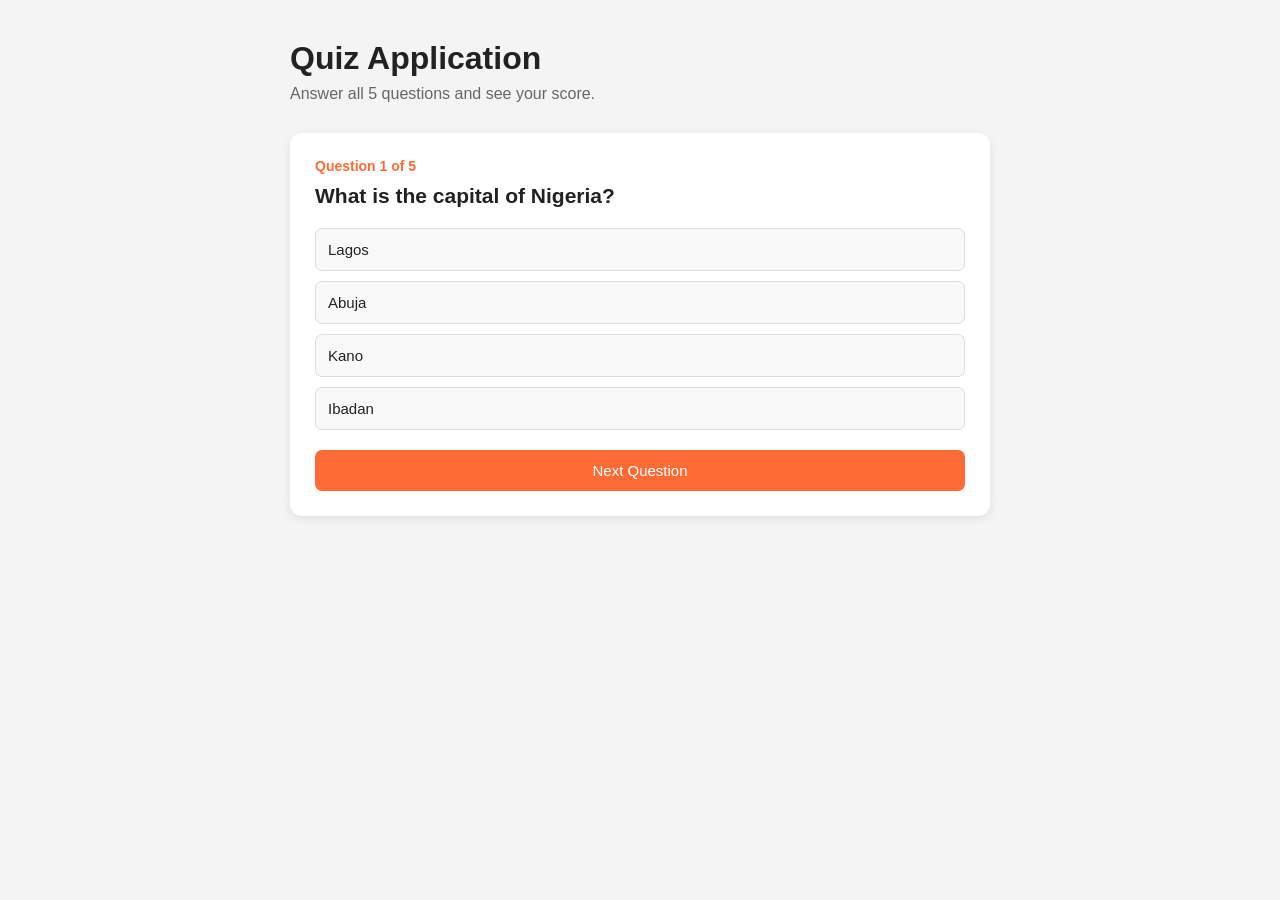
<file: Interactive-Quiz-Application/index.html>
<!DOCTYPE html>
<html lang="en">
<head>
    <meta charset="UTF-8">
    <meta name="viewport" content="width=device-width, initial-scale=1.0">
    <title>Quiz Application</title>
    <link rel="stylesheet" href="style.css">
</head>
<body>
    <div class="container">
        <header>
            <h1>Quiz Application</h1>
            <p>Answer all 5 questions and see your score.</p>
        </header>

        <div class="quiz-container" id="quizContainer">
            <p id="questionNumber">Question 1 of 5</p>
            <h2 id="questionText">Loading question...</h2>
            <div class="options" id="options"></div>
            <button id="nextButton">Next Question</button>
        </div>

        <div class="result-container" id="resultContainer">
            <h2>Quiz Complete!</h2>
            <p id="scoreText">You scored 0 out of 5</p>
            <p id="resultMessage"></p>
            <button id="restartButton">Try Again</button>
        </div>
    </div>

    <script src="script.js"></script>
</body>
</html>
</file>
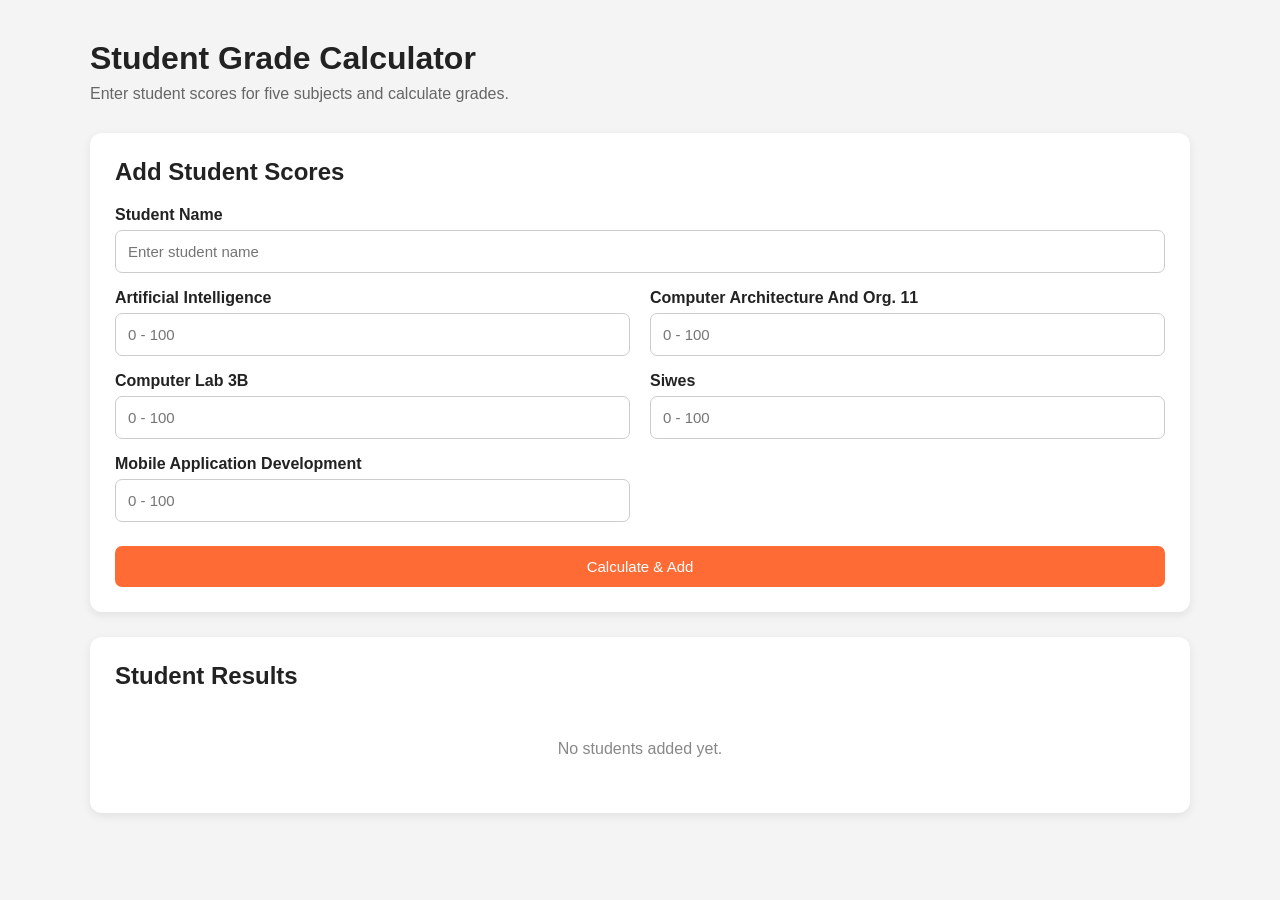
<file: Student-Grade-Calculator/index.html>
<!DOCTYPE html>
<html lang="en">
<head>
    <meta charset="UTF-8">
    <meta name="viewport" content="width=device-width, initial-scale=1.0">
    <title>Student Grade Calculator</title>
    <link rel="stylesheet" href="style.css">
</head>
<body>
    <div class="container">
        <header>
            <h1>Student Grade Calculator</h1>
            <p>Enter student scores for five subjects and calculate grades.</p>
        </header>

        <div class="form-container">
            <h2>Add Student Scores</h2>
            <form id="gradeForm">
                <div class="form-group">
                    <label for="studentName">Student Name</label>
                    <input type="text" id="studentName" placeholder="Enter student name">
                </div>

                <div class="subjects">
                    <div class="form-group">
                        <label for="math">Artificial Intelligence</label>
                        <input type="number" id="math" min="0" max="100" placeholder="0 - 100">
                    </div>
                    <div class="form-group">
                        <label for="english">Computer Architecture And Org. 11</label>
                        <input type="number" id="english" min="0" max="100" placeholder="0 - 100">
                    </div>
                    <div class="form-group">
                        <label for="science">Computer Lab 3B</label>
                        <input type="number" id="science" min="0" max="100" placeholder="0 - 100">
                    </div>
                    <div class="form-group">
                        <label for="history">Siwes</label>
                        <input type="number" id="history" min="0" max="100" placeholder="0 - 100">
                    </div>
                    <div class="form-group">
                        <label for="art">Mobile Application Development</label>
                        <input type="number" id="art" min="0" max="100" placeholder="0 - 100">
                    </div>
                </div>

                <button type="submit">Calculate & Add</button>
            </form>
        </div>

        <div class="results-container">
            <h2>Student Results</h2>
            <div class="table-wrapper">
                <table id="resultsTable">
                    <thead>
                        <tr>
                            <th>Name</th>
                            <th>Artificial Intelligence</th>
                            <th>Computer Architecture And Org. 11</th>
                            <th>Computer Lab 3B</th>
                            <th>Siwes</th>
                            <th>Mobile Application Development</th>
                            <th>Total</th>
                            <th>Average</th>
                            <th>Grade</th>
                        </tr>
                    </thead>
                    <tbody id="resultsBody">
                    </tbody>
                </table>
                <p class="empty-message" id="emptyMessage">No students added yet.</p>
            </div>

            <div class="summary" id="summary">
                <p id="highestStudent"></p>
                <p id="lowestSubject"></p>
            </div>
        </div>
    </div>

    <script src="script.js"></script>
</body>
</html>
</file>
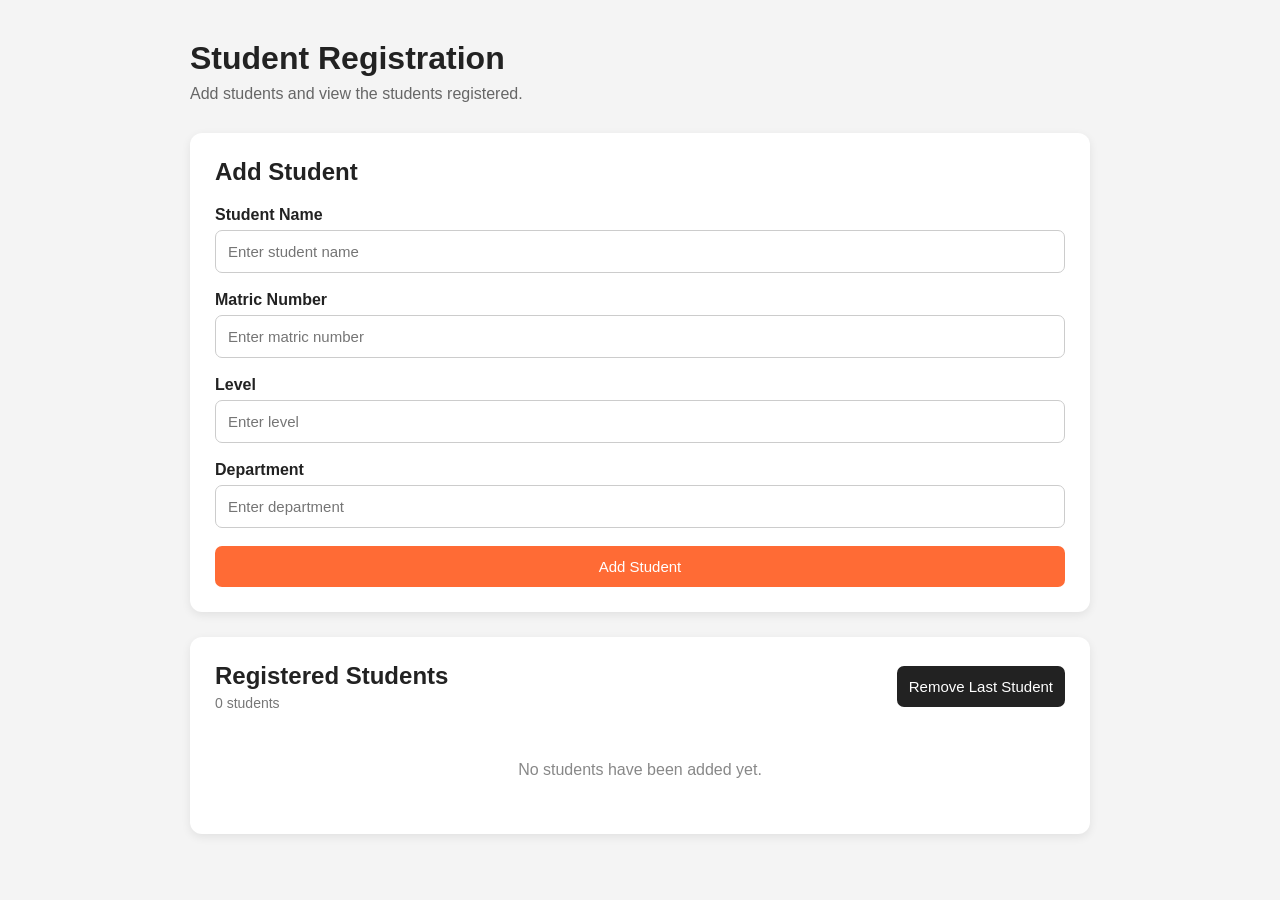
<file: Student-Registration-System/index.html>
<!DOCTYPE html>
<html lang="en">
<head>
    <meta charset="UTF-8">
    <meta name="viewport" content="width=device-width, initial-scale=1.0">
    <title>Student Registration</title>

    <link rel="stylesheet" href="style.css">
</head>
<body>

    <div class="container">

        <header>
            <h1>Student Registration</h1>
            <p>Add students and view the students registered.</p>
        </header>

        <div class="form-container">

            <h2>Add Student</h2>

            <form id="studentForm">

                <label for="name">Student Name</label>
                <input type="text" id="name" placeholder="Enter student name">

                <label for="matric">Matric Number</label>
                <input type="text" id="matric" placeholder="Enter matric number">

                <label for="level">Level</label>
                <input type="text" id="level" placeholder="Enter level">

                <label for="department">Department</label>
                <input type="text" id="department" placeholder="Enter department">

                <button type="submit">Add Student</button>

            </form>

        </div>

        <div class="students-container">

            <div class="students-header">
                <div>
                    <h2>Registered Students</h2>
                    <p id="studentCount">0 students</p>
                </div>

                <button id="removeButton" class="remove-button">
                    Remove Last Student
                </button>
            </div>

            <div id="studentList">
                <p class="empty-message">No students have been added yet.</p>
            </div>

        </div>

    </div>

    <script src="script.js"></script>
</body>
</html>
</file>
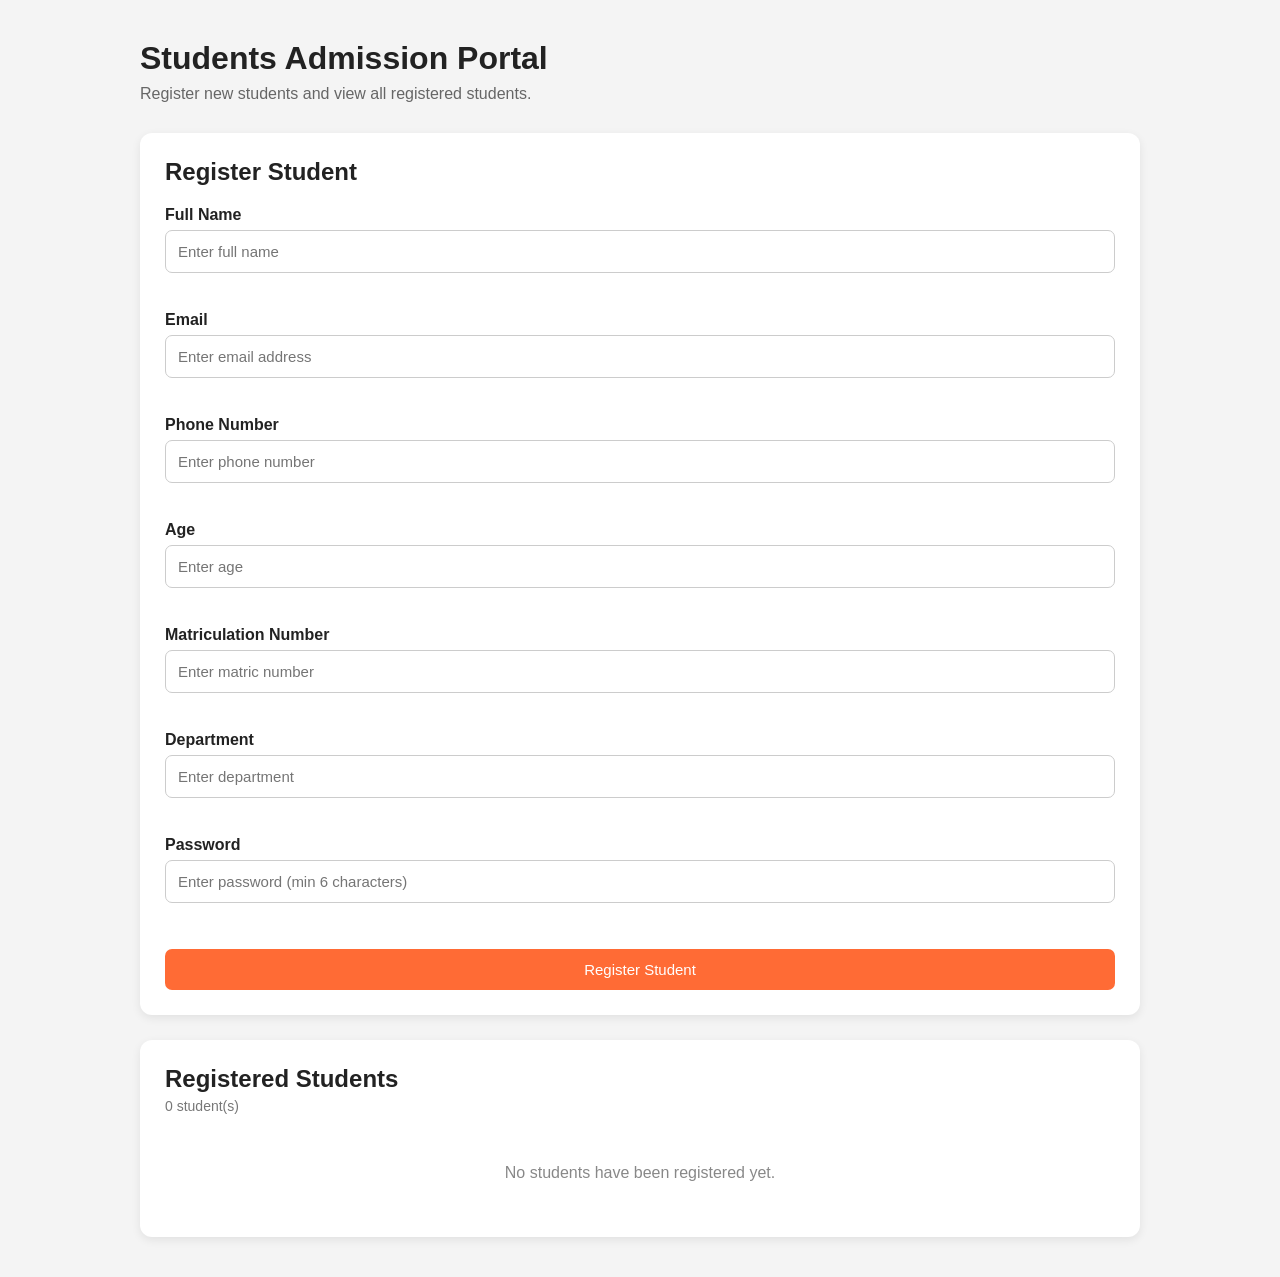
<file: Students-Registration-and-admission-portal/index.html>
<!DOCTYPE html>
<html lang="en">
<head>
    <meta charset="UTF-8">
    <meta name="viewport" content="width=device-width, initial-scale=1.0">
    <title>Students Admission Portal</title>
    <link rel="stylesheet" href="style.css">
</head>
<body>
    <div class="container">
        <header>
            <h1>Students Admission Portal</h1>
            <p>Register new students and view all registered students.</p>
        </header>

        <div class="form-container">
            <h2>Register Student</h2>
            <form id="admissionForm">
                <div class="form-group">
                    <label for="name">Full Name</label>
                    <input type="text" id="name" placeholder="Enter full name">
                    <span class="error" id="nameError"></span>
                </div>

                <div class="form-group">
                    <label for="email">Email</label>
                    <input type="email" id="email" placeholder="Enter email address">
                    <span class="error" id="emailError"></span>
                </div>

                <div class="form-group">
                    <label for="phone">Phone Number</label>
                    <input type="text" id="phone" placeholder="Enter phone number">
                    <span class="error" id="phoneError"></span>
                </div>

                <div class="form-group">
                    <label for="age">Age</label>
                    <input type="number" id="age" placeholder="Enter age">
                    <span class="error" id="ageError"></span>
                </div>

                <div class="form-group">
                    <label for="matric">Matriculation Number</label>
                    <input type="text" id="matric" placeholder="Enter matric number">
                    <span class="error" id="matricError"></span>
                </div>

                <div class="form-group">
                    <label for="department">Department</label>
                    <input type="text" id="department" placeholder="Enter department">
                    <span class="error" id="departmentError"></span>
                </div>

                <div class="form-group">
                    <label for="password">Password</label>
                    <input type="password" id="password" placeholder="Enter password (min 6 characters)">
                    <span class="error" id="passwordError"></span>
                </div>

                <button type="submit">Register Student</button>
            </form>
        </div>

        <div class="students-container">
            <div class="students-header">
                <div>
                    <h2>Registered Students</h2>
                    <p id="studentCount">0 students</p>
                </div>
            </div>

            <div class="table-wrapper">
                <table id="studentsTable">
                    <thead>
                        <tr>
                            <th>Name</th>
                            <th>Email</th>
                            <th>Phone</th>
                            <th>Age</th>
                            <th>Matric No</th>
                            <th>Department</th>
                        </tr>
                    </thead>
                    <tbody id="studentsBody">
                    </tbody>
                </table>
                <p class="empty-message" id="emptyMessage">No students have been registered yet.</p>
            </div>
        </div>
    </div>

    <script src="script.js"></script>
</body>
</html>
</file>
<file: Interactive-Quiz-Application/style.css>
* {
    margin: 0;
    padding: 0;
    box-sizing: border-box;
}

body {
    font-family: Arial, Helvetica, sans-serif;
    background-color: #f4f4f4;
    color: #222;
}

.container {
    width: 90%;
    max-width: 700px;
    margin: 40px auto;
}

header {
    margin-bottom: 30px;
}

header h1 {
    font-size: 32px;
    margin-bottom: 8px;
}

header p {
    color: #666;
}

.quiz-container,
.result-container {
    background-color: white;
    padding: 25px;
    border-radius: 12px;
    margin-bottom: 25px;
    box-shadow: 0 3px 10px rgba(0, 0, 0, 0.08);
}

#questionNumber {
    color: #ff6b35;
    font-weight: bold;
    font-size: 14px;
    margin-bottom: 10px;
}

#questionText {
    font-size: 21px;
    margin-bottom: 20px;
}

.options {
    display: flex;
    flex-direction: column;
    gap: 10px;
    margin-bottom: 20px;
}

.option {
    text-align: left;
    padding: 12px;
    border-radius: 7px;
    background-color: #f9f9f9;
    color: #222;
    border: 1px solid #ddd;
    font-size: 15px;
    cursor: pointer;
}

.option:hover {
    background-color: #f0f0f0;
}

.option.selected {
    background-color: #ff6b35;
    color: white;
    border-color: #ff6b35;
}

button {
    padding: 12px;
    border: none;
    border-radius: 7px;
    background-color: #ff6b35;
    color: white;
    font-size: 15px;
    cursor: pointer;
}

button:hover {
    background-color: #e85a2a;
}

#nextButton {
    width: 100%;
}

.result-container {
    display: none;
    text-align: center;
}

#scoreText {
    font-size: 22px;
    font-weight: bold;
    margin: 15px 0;
}

#resultMessage {
    color: #555;
    margin-bottom: 20px;
}

@media (max-width: 600px) {
    header h1 {
        font-size: 26px;
    }
}
</file>
<file: Student-Grade-Calculator/style.css>
* {
    margin: 0;
    padding: 0;
    box-sizing: border-box;
}

body {
    font-family: Arial, Helvetica, sans-serif;
    background-color: #f4f4f4;
    color: #222;
}

.container {
    width: 90%;
    max-width: 1100px;
    margin: 40px auto;
}

header {
    margin-bottom: 30px;
}

header h1 {
    font-size: 32px;
    margin-bottom: 8px;
}

header p {
    color: #666;
}

.form-container,
.results-container {
    background-color: white;
    padding: 25px;
    border-radius: 12px;
    margin-bottom: 25px;
    box-shadow: 0 3px 10px rgba(0, 0, 0, 0.08);
}

h2 {
    margin-bottom: 20px;
}

.form-group {
    margin-bottom: 16px;
}

label {
    display: block;
    margin-bottom: 6px;
    font-weight: bold;
}

input {
    width: 100%;
    padding: 12px;
    border: 1px solid #ccc;
    border-radius: 7px;
    font-size: 15px;
}

input:focus {
    outline: none;
    border-color: #ff6b35;
}

.subjects {
    display: grid;
    grid-template-columns: 1fr 1fr;
    gap: 0 20px;
}

button {
    padding: 12px;
    border: none;
    border-radius: 7px;
    background-color: #ff6b35;
    color: white;
    font-size: 15px;
    cursor: pointer;
    width: 100%;
    margin-top: 8px;
}

button:hover {
    background-color: #e85a2a;
}

.table-wrapper {
    overflow-x: auto;
}

table {
    width: 100%;
    border-collapse: collapse;
}

th, td {
    padding: 12px 10px;
    text-align: left;
    border-bottom: 1px solid #eee;
    font-size: 14px;
}

th {
    background-color: #f9f9f9;
    font-weight: bold;
    color: #444;
}

.empty-message {
    text-align: center;
    color: #888;
    padding: 30px;
}

.summary {
    margin-top: 25px;
    padding-top: 20px;
    border-top: 1px solid #eee;
}

.summary p {
    margin-bottom: 8px;
    color: #444;
    font-size: 15px;
}

.summary strong {
    color: #ff6b35;
}

@media (max-width: 700px) {
    .subjects {
        grid-template-columns: 1fr;
    }

    header h1 {
        font-size: 26px;
    }

    th, td {
        font-size: 13px;
        padding: 8px 6px;
    }
}
</file>
<file: Student-Registration-System/style.css>
* {
    margin: 0;
    padding: 0;
    box-sizing: border-box;
}

body {
    font-family: Arial, Helvetica, sans-serif;
    background-color: #f4f4f4;
    color: #222;
}

.container {
    width: 90%;
    max-width: 900px;
    margin: 40px auto;
}

header {
    margin-bottom: 30px;
}

header h1 {
    font-size: 32px;
    margin-bottom: 8px;
}

header p {
    color: #666;
}

.form-container,
.students-container {
    background-color: white;
    padding: 25px;
    border-radius: 12px;
    margin-bottom: 25px;
    box-shadow: 0 3px 10px rgba(0, 0, 0, 0.08);
}

h2 {
    margin-bottom: 20px;
}

form {
    display: flex;
    flex-direction: column;
}

label {
    margin-bottom: 6px;
    font-weight: bold;
}

input {
    padding: 12px;
    margin-bottom: 18px;
    border: 1px solid #ccc;
    border-radius: 7px;
    font-size: 15px;
}

input:focus {
    outline: none;
    border-color: #ff6b35;
}

button {
    padding: 12px;
    border: none;
    border-radius: 7px;
    background-color: #ff6b35;
    color: white;
    font-size: 15px;
    cursor: pointer;
}

button:hover {
    background-color: #e85a2a;
}

.students-header {
    display: flex;
    justify-content: space-between;
    align-items: center;
    margin-bottom: 20px;
}

.students-header h2 {
    margin-bottom: 5px;
}

#studentCount {
    color: #777;
    font-size: 14px;
}

.remove-button {
    background-color: #222;
}

.remove-button:hover {
    background-color: #444;
}

.student {
    border: 1px solid #ddd;
    border-radius: 8px;
    padding: 18px;
    margin-bottom: 12px;
}

.student h3 {
    margin-bottom: 10px;
}

.student p {
    margin-bottom: 5px;
    color: #555;
}

.empty-message {
    text-align: center;
    color: #888;
    padding: 30px;
}

@media (max-width: 600px) {

    .students-header {
        flex-direction: column;
        align-items: flex-start;
        gap: 15px;
    }

    .remove-button {
        width: 100%;
    }

    header h1 {
        font-size: 26px;
    }
}
</file>
<file: Students-Registration-and-admission-portal/style.css>
* {
    margin: 0;
    padding: 0;
    box-sizing: border-box;
}

body {
    font-family: Arial, Helvetica, sans-serif;
    background-color: #f4f4f4;
    color: #222;
}

.container {
    width: 90%;
    max-width: 1000px;
    margin: 40px auto;
}

header {
    margin-bottom: 30px;
}

header h1 {
    font-size: 32px;
    margin-bottom: 8px;
}

header p {
    color: #666;
}

.form-container,
.students-container {
    background-color: white;
    padding: 25px;
    border-radius: 12px;
    margin-bottom: 25px;
    box-shadow: 0 3px 10px rgba(0, 0, 0, 0.08);
}

h2 {
    margin-bottom: 20px;
}

.form-group {
    margin-bottom: 16px;
}

label {
    display: block;
    margin-bottom: 6px;
    font-weight: bold;
}

input {
    width: 100%;
    padding: 12px;
    border: 1px solid #ccc;
    border-radius: 7px;
    font-size: 15px;
}

input:focus {
    outline: none;
    border-color: #ff6b35;
}

.error {
    display: block;
    color: #d32f2f;
    font-size: 13px;
    margin-top: 4px;
    min-height: 18px;
}

button {
    padding: 12px;
    border: none;
    border-radius: 7px;
    background-color: #ff6b35;
    color: white;
    font-size: 15px;
    cursor: pointer;
    width: 100%;
    margin-top: 8px;
}

button:hover {
    background-color: #e85a2a;
}

.students-header {
    margin-bottom: 20px;
}

.students-header h2 {
    margin-bottom: 5px;
}

#studentCount {
    color: #777;
    font-size: 14px;
}

.table-wrapper {
    overflow-x: auto;
}

table {
    width: 100%;
    border-collapse: collapse;
}

th, td {
    padding: 12px 10px;
    text-align: left;
    border-bottom: 1px solid #eee;
    font-size: 14px;
}

th {
    background-color: #f9f9f9;
    font-weight: bold;
    color: #444;
}

.empty-message {
    text-align: center;
    color: #888;
    padding: 30px;
}

@media (max-width: 600px) {
    header h1 {
        font-size: 26px;
    }

    th, td {
        font-size: 13px;
        padding: 8px 6px;
    }
}
</file>
